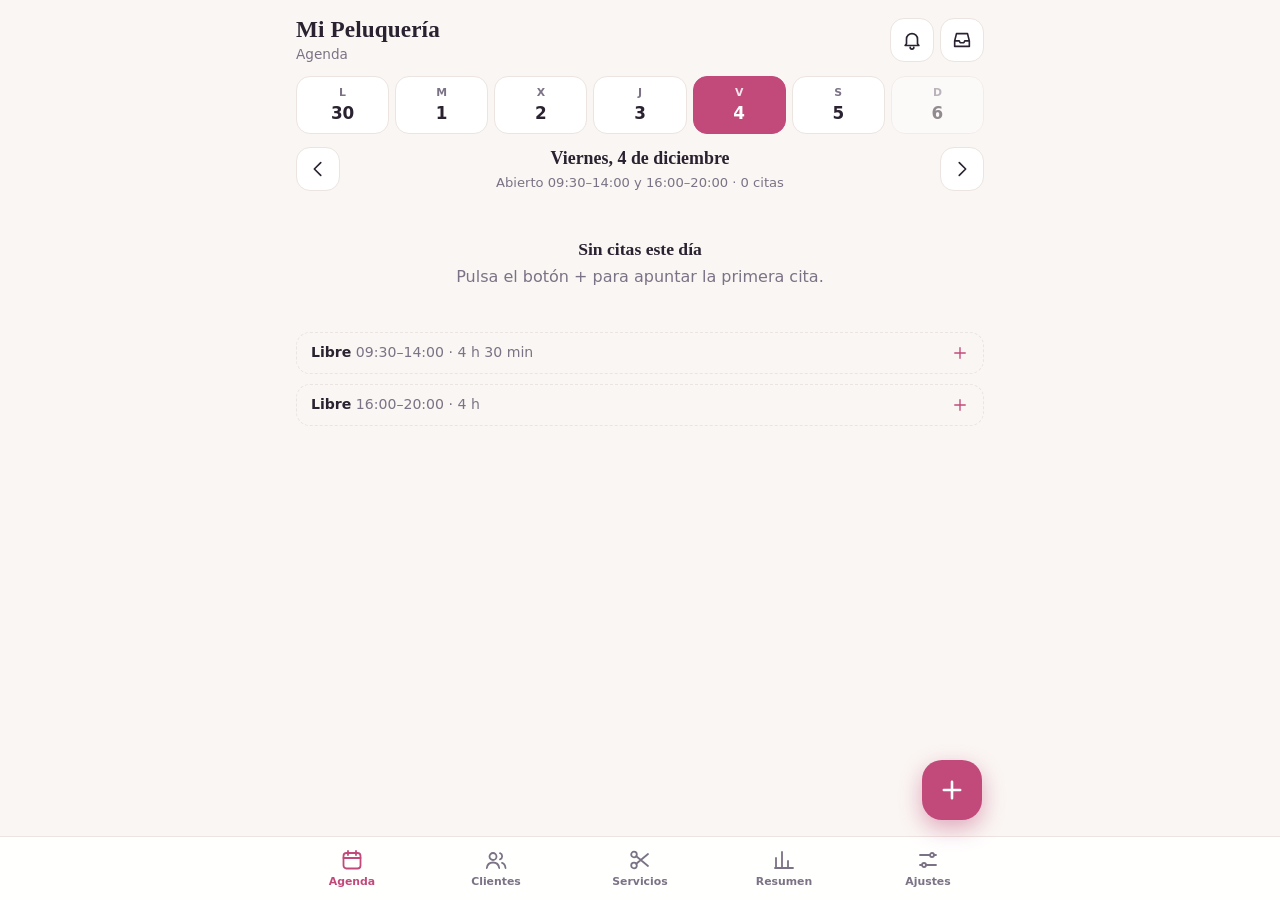
<file: index.html>
<!doctype html>
<html lang="es">
<head>
<meta charset="utf-8">
<meta name="viewport" content="width=device-width, initial-scale=1, viewport-fit=cover">
<title>Agenda Peluquería</title>
<meta name="description" content="Agenda de citas, clientes y servicios para peluquería">
<meta name="theme-color" content="#c24a7b">
<link rel="manifest" href="manifest.webmanifest">
<link rel="icon" type="image/png" sizes="192x192" href="icon-192.png">
<link rel="apple-touch-icon" href="apple-touch-icon.png">
<meta name="apple-mobile-web-app-capable" content="yes">
<meta name="mobile-web-app-capable" content="yes">
<meta name="apple-mobile-web-app-title" content="Agenda">
<meta name="apple-mobile-web-app-status-bar-style" content="default">
<link rel="stylesheet" href="styles.css">
</head>
<body>
<main id="app"><div id="view"><div class="empty">Cargando…</div></div></main>

<button class="fab hide" id="fab" aria-label="Añadir"><svg viewBox="0 0 24 24" fill="none" stroke="currentColor" stroke-linecap="round" aria-hidden="true"><path d="M12 5v14M5 12h14"/></svg></button>

<nav class="tabbar" aria-label="Navegación principal"><div class="tabbar-in">
  <button class="tab on" data-tab="agenda"><svg viewBox="0 0 24 24" fill="none" stroke="currentColor" stroke-width="1.8" stroke-linecap="round" stroke-linejoin="round"><rect x="3.5" y="5" width="17" height="15.5" rx="3"/><path d="M8 3v4M16 3v4M3.5 10h17"/></svg>Agenda</button>
  <button class="tab" data-tab="clientes"><svg viewBox="0 0 24 24" fill="none" stroke="currentColor" stroke-width="1.8" stroke-linecap="round" stroke-linejoin="round"><circle cx="9" cy="8.5" r="3.5"/><path d="M2.8 20c.5-3.6 3-5.5 6.2-5.5s5.7 1.9 6.2 5.5"/><path d="M16 5.2a3.3 3.3 0 0 1 0 6.2M18 14.8c2 .6 3.2 2.3 3.5 5.2"/></svg>Clientes</button>
  <button class="tab" data-tab="servicios"><svg viewBox="0 0 24 24" fill="none" stroke="currentColor" stroke-width="1.8" stroke-linecap="round" stroke-linejoin="round"><circle cx="6" cy="6.5" r="2.8"/><circle cx="6" cy="17.5" r="2.8"/><path d="M8.3 8.2 20 18M8.3 15.8 20 6"/></svg>Servicios</button>
  <button class="tab" data-tab="resumen"><svg viewBox="0 0 24 24" fill="none" stroke="currentColor" stroke-width="1.8" stroke-linecap="round" stroke-linejoin="round"><path d="M4 20V10M10 20V4M16 20v-7M21 20H3"/></svg>Resumen</button>
  <button class="tab" data-tab="ajustes"><svg viewBox="0 0 24 24" fill="none" stroke="currentColor" stroke-width="1.8" stroke-linecap="round" stroke-linejoin="round"><path d="M4 7h10M18 7h2M4 17h2M10 17h10"/><circle cx="16" cy="7" r="2"/><circle cx="8" cy="17" r="2"/></svg>Ajustes</button>
</div></nav>

<noscript><p style="padding:20px">Esta aplicación necesita JavaScript activado.</p></noscript>
<script src="common.js"></script>
<script src="db.js"></script>
<script src="app.js"></script>
</body>
</html>
</file>
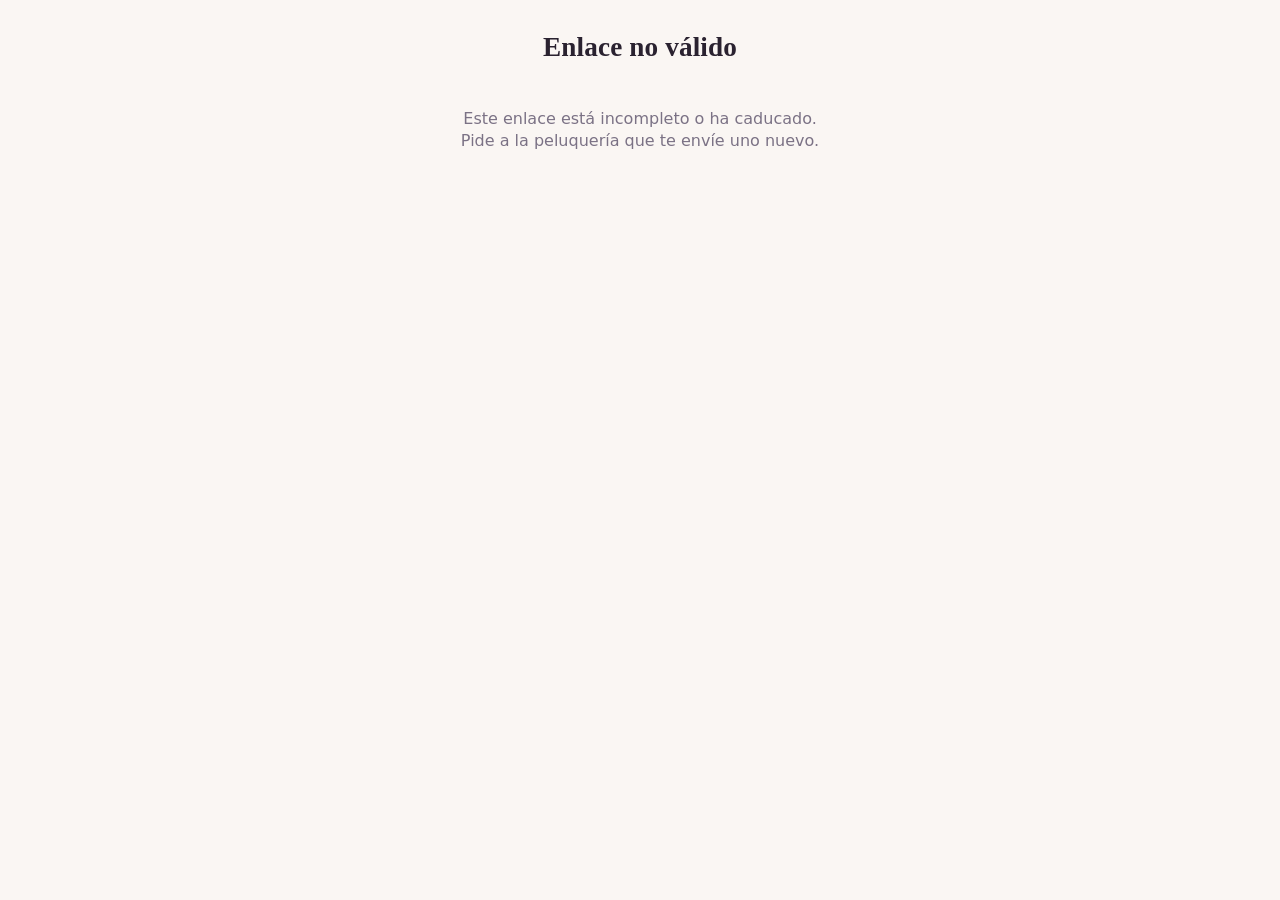
<file: reservar.html>
<!doctype html>
<html lang="es">
<head>
<meta charset="utf-8">
<meta name="viewport" content="width=device-width, initial-scale=1, viewport-fit=cover">
<title>Reserva tu cita</title>
<meta name="robots" content="noindex">
<meta name="theme-color" content="#c24a7b">
<link rel="icon" type="image/png" sizes="192x192" href="icon-192.png">
<link rel="stylesheet" href="styles.css">
</head>
<body class="public">
<main id="app"><div class="empty">Cargando…</div></main>
<script src="common.js"></script>
<script src="reservar.js"></script>
</body>
</html>
</file>
<file: styles.css>
/* Agenda Peluquería — estilos (móvil primero) */
:root {
  --accent: #c24a7b;
  --accent-soft: rgba(194, 74, 123, .12);
  --bg: #faf6f3;
  --card: #ffffff;
  --ink: #2a2230;
  --muted: #7b7285;
  --line: #ece4e0;
  --ok: #2f9e6e;
  --warn: #d9822b;
  --bad: #c9484a;
  --shadow: 0 1px 2px rgba(42, 34, 48, .05), 0 6px 18px rgba(42, 34, 48, .06);
  --tabh: 64px;
  --sat: env(safe-area-inset-top, 0px);
  --sab: env(safe-area-inset-bottom, 0px);
  color-scheme: light;
}
@media (prefers-color-scheme: dark) {
  :root[data-theme="auto"] {
    --bg: #17131b; --card: #221c28; --ink: #f2ecf5; --muted: #a59cb0; --line: #352d3d;
    --shadow: 0 1px 2px rgba(0, 0, 0, .3), 0 6px 18px rgba(0, 0, 0, .25);
    color-scheme: dark;
  }
}
:root[data-theme="dark"] {
  --bg: #17131b; --card: #221c28; --ink: #f2ecf5; --muted: #a59cb0; --line: #352d3d;
  --shadow: 0 1px 2px rgba(0, 0, 0, .3), 0 6px 18px rgba(0, 0, 0, .25);
  color-scheme: dark;
}

* { box-sizing: border-box; -webkit-tap-highlight-color: transparent; }
html { -webkit-text-size-adjust: 100%; }
body {
  margin: 0; background: var(--bg); color: var(--ink);
  font: 16px/1.4 system-ui, -apple-system, "Segoe UI", Roboto, sans-serif;
  min-height: 100vh; min-height: 100dvh;
}
body.noscroll { overflow: hidden; }
h1, h2, h3 { margin: 0; font-family: ui-serif, "New York", Georgia, "Times New Roman", serif; font-weight: 600; letter-spacing: .005em; }
button, input, select, textarea { font: inherit; color: inherit; }
button { cursor: pointer; }
.hide { display: none !important; }

/* ---------- Estructura ---------- */
#app { max-width: 720px; margin: 0 auto; padding: calc(var(--sat) + 10px) 16px calc(var(--tabh) + var(--sab) + 96px); }
.topbar { display: flex; align-items: center; justify-content: space-between; gap: 8px; padding: 6px 0 12px; }
.topbar h1 { font-size: 1.45rem; line-height: 1.15; }
.topbar .sub { color: var(--muted); font-size: .85rem; margin-top: 2px; }
.top-actions { display: flex; gap: 6px; }

.icon-btn {
  width: 44px; height: 44px; border-radius: 14px; border: 1px solid var(--line); background: var(--card);
  display: inline-flex; align-items: center; justify-content: center; color: var(--ink); flex: none;
}
.icon-btn.sm { width: 38px; height: 38px; border-radius: 12px; }
.icon-btn:active { transform: scale(.96); }

/* ---------- Barra inferior ---------- */
.tabbar {
  position: fixed; left: 0; right: 0; bottom: 0; z-index: 20;
  height: calc(var(--tabh) + var(--sab)); padding-bottom: var(--sab);
  background: color-mix(in srgb, var(--card) 92%, transparent);
  -webkit-backdrop-filter: saturate(1.4) blur(14px); backdrop-filter: saturate(1.4) blur(14px);
  border-top: 1px solid var(--line); display: flex; justify-content: center;
}
.tabbar-in { display: flex; width: 100%; max-width: 720px; }
.tab {
  flex: 1; border: 0; background: none; display: flex; flex-direction: column; align-items: center; justify-content: center;
  gap: 2px; color: var(--muted); font-size: .68rem; font-weight: 600; min-height: var(--tabh);
}
.tab.on { color: var(--accent); }
.tab svg { width: 24px; height: 24px; }

.fab {
  position: fixed; right: max(18px, calc(50% - 342px)); bottom: calc(var(--tabh) + var(--sab) + 16px); z-index: 21;
  width: 60px; height: 60px; border-radius: 20px; border: 0; background: var(--accent); color: #fff;
  display: flex; align-items: center; justify-content: center;
  box-shadow: 0 8px 22px color-mix(in srgb, var(--accent) 45%, transparent);
}
.fab svg { width: 28px; height: 28px; stroke-width: 2.2; }
.fab:active { transform: scale(.94); }

/* ---------- Tarjetas y listas ---------- */
.card { background: var(--card); border: 1px solid var(--line); border-radius: 18px; padding: 14px; box-shadow: var(--shadow); }
.card + .card, .card + .list, .list + .card { margin-top: 12px; }
.section-title { font-size: .78rem; text-transform: uppercase; letter-spacing: .09em; color: var(--muted); font-weight: 700; margin: 22px 4px 8px; }
.muted { color: var(--muted); }
.small { font-size: .85rem; }
.empty { text-align: center; color: var(--muted); padding: 34px 18px; }
.empty b { display: block; color: var(--ink); font-family: ui-serif, Georgia, serif; font-size: 1.1rem; margin-bottom: 4px; }

.banner {
  display: flex; gap: 10px; align-items: flex-start; padding: 12px 14px; border-radius: 16px; margin-bottom: 12px;
  background: color-mix(in srgb, var(--warn) 14%, var(--card)); border: 1px solid color-mix(in srgb, var(--warn) 40%, var(--line));
  font-size: .92rem;
}
.banner button { margin-left: auto; flex: none; }
.banner.info { background: var(--accent-soft); border-color: color-mix(in srgb, var(--accent) 30%, var(--line)); }

/* ---------- Botones ---------- */
.btn {
  display: inline-flex; align-items: center; justify-content: center; gap: 8px; min-height: 46px; padding: 0 18px;
  border-radius: 14px; border: 1px solid var(--line); background: var(--card); font-weight: 600; color: var(--ink);
}
.btn svg { width: 20px; height: 20px; }
.btn.primary { background: var(--accent); border-color: var(--accent); color: #fff; }
.btn.soft { background: var(--accent-soft); border-color: transparent; color: var(--accent); }
.btn.danger { color: var(--bad); }
.btn.block { width: 100%; }
.btn.sm { min-height: 38px; padding: 0 12px; font-size: .9rem; border-radius: 12px; }
.btn:active { transform: scale(.98); }
.btn[disabled] { opacity: .5; }
.row { display: flex; gap: 10px; align-items: center; }
.row.wrap { flex-wrap: wrap; }
.row > .grow { flex: 1; min-width: 0; }
.stack > * + * { margin-top: 10px; }

/* ---------- Agenda ---------- */
.weekstrip { display: grid; grid-template-columns: repeat(7, 1fr); gap: 6px; margin-bottom: 12px; }
.wd {
  border: 1px solid var(--line); background: var(--card); border-radius: 14px; padding: 8px 0 7px;
  display: flex; flex-direction: column; align-items: center; gap: 2px; position: relative; min-height: 58px;
}
.wd small { font-size: .68rem; color: var(--muted); font-weight: 700; text-transform: uppercase; }
.wd b { font-size: 1.05rem; }
.wd.on { background: var(--accent); border-color: var(--accent); color: #fff; }
.wd.on small { color: rgba(255, 255, 255, .85); }
.wd.today:not(.on) b { color: var(--accent); }
.wd.closed { opacity: .5; }
.wd i { width: 5px; height: 5px; border-radius: 50%; background: var(--accent); position: absolute; bottom: 5px; }
.wd.on i { background: #fff; }

.daybar { display: flex; align-items: center; gap: 8px; margin-bottom: 10px; }
.daybar .title { flex: 1; text-align: center; min-width: 0; }
.daybar .title b { display: block; font-family: ui-serif, Georgia, serif; font-size: 1.12rem; }
.daybar .title span { color: var(--muted); font-size: .82rem; }
.datepick { position: relative; }
.datepick input { position: absolute; inset: 0; opacity: 0; width: 100%; height: 100%; }

.appt { display: grid; grid-template-columns: 56px 1fr auto; gap: 4px 12px; align-items: start; position: relative; padding-left: 16px; overflow: hidden; }
.appt::before { content: ""; position: absolute; left: 0; top: 0; bottom: 0; width: 5px; background: var(--accent); }
.appt.st-done::before { background: var(--ok); }
.appt.st-noshow::before { background: var(--warn); }
.appt.st-cancelled::before { background: var(--muted); }
.appt.st-cancelled { opacity: .62; }
.appt.st-cancelled .name { text-decoration: line-through; }
.appt .time b { display: block; font-size: 1.05rem; }
.appt .time span { color: var(--muted); font-size: .8rem; }
.appt .name { font-weight: 700; }
.appt .svc { color: var(--muted); font-size: .88rem; overflow-wrap: anywhere; }
.appt .note { font-size: .82rem; color: var(--muted); font-style: italic; margin-top: 2px; }
.appt .side { text-align: right; }
.appt .price { font-weight: 700; display: block; }
.badge { display: inline-block; font-size: .7rem; font-weight: 700; padding: 3px 8px; border-radius: 999px; background: var(--accent-soft); color: var(--accent); margin-top: 4px; }
.badge.done { background: color-mix(in srgb, var(--ok) 15%, transparent); color: var(--ok); }
.badge.noshow { background: color-mix(in srgb, var(--warn) 18%, transparent); color: var(--warn); }
.badge.cancelled { background: var(--line); color: var(--muted); }
.badge.warn { background: color-mix(in srgb, var(--warn) 18%, transparent); color: var(--warn); }
.appt .quick { grid-column: 1 / -1; display: flex; gap: 8px; margin-top: 8px; }

.free {
  display: flex; align-items: center; gap: 10px; padding: 10px 14px; border: 1.5px dashed var(--line); border-radius: 14px;
  color: var(--muted); font-size: .88rem; width: 100%; background: none; text-align: left; margin-top: 10px;
}
.free b { color: var(--ink); font-weight: 600; }
.free svg { width: 18px; height: 18px; margin-left: auto; color: var(--accent); }
.list > * + * { margin-top: 10px; }

/* ---------- Clientes y servicios ---------- */
.search { position: relative; margin-bottom: 12px; }
.search input { padding-left: 14px; }
.item { display: flex; align-items: center; gap: 12px; width: 100%; text-align: left; border: 1px solid var(--line); background: var(--card); border-radius: 16px; padding: 12px 14px; box-shadow: var(--shadow); }
.avatar { width: 42px; height: 42px; border-radius: 50%; background: var(--accent-soft); color: var(--accent); font-weight: 800; display: flex; align-items: center; justify-content: center; flex: none; }
.item .t { font-weight: 700; }
.item .s { font-size: .85rem; color: var(--muted); }
.item .end { margin-left: auto; text-align: right; font-weight: 700; flex: none; }
.item.off { opacity: .55; }

/* ---------- Formularios ---------- */
label.f { display: block; font-size: .82rem; font-weight: 700; color: var(--muted); margin: 14px 2px 6px; }
input[type=text], input[type=tel], input[type=number], input[type=date], input[type=time], input[type=search], select, textarea {
  width: 100%; min-height: 48px; padding: 10px 14px; border-radius: 14px; border: 1px solid var(--line);
  background: var(--card); font-size: 16px; -webkit-appearance: none; appearance: none;
}
input[type=date], input[type=time] { text-align: left; }
textarea { min-height: 84px; resize: vertical; }
input:focus, select:focus, textarea:focus { outline: 2px solid var(--accent); outline-offset: 0; border-color: transparent; }
.two { display: grid; grid-template-columns: 1fr 1fr; gap: 10px; }
.chips { display: flex; flex-wrap: wrap; gap: 8px; }
.chip {
  border: 1.5px solid var(--line); background: var(--card); border-radius: 999px; padding: 9px 14px; font-weight: 600; font-size: .92rem; min-height: 40px;
}
.chip.on { background: var(--accent); border-color: var(--accent); color: #fff; }
.chip.dis { opacity: .4; }
.chip small { opacity: .8; font-weight: 500; }
.seg { display: grid; grid-auto-flow: column; grid-auto-columns: 1fr; background: var(--line); border-radius: 14px; padding: 3px; gap: 3px; }
.seg button { border: 0; background: none; border-radius: 11px; min-height: 40px; font-weight: 600; font-size: .82rem; color: var(--muted); }
.seg button.on { background: var(--card); color: var(--ink); box-shadow: 0 1px 4px rgba(0, 0, 0, .12); }
.switch { position: relative; width: 52px; height: 32px; flex: none; }
.switch input { position: absolute; inset: 0; opacity: 0; width: 100%; height: 100%; margin: 0; z-index: 1; }
.switch span { position: absolute; inset: 0; border-radius: 999px; background: var(--line); transition: .15s; }
.switch span::after { content: ""; position: absolute; width: 26px; height: 26px; border-radius: 50%; background: #fff; top: 3px; left: 3px; transition: .15s; box-shadow: 0 1px 3px rgba(0, 0, 0, .3); }
.switch input:checked + span { background: var(--accent); }
.switch input:checked + span::after { transform: translateX(20px); }
.swatches { display: flex; gap: 12px; flex-wrap: wrap; }
.sw { width: 44px; height: 44px; border-radius: 50%; border: 3px solid transparent; outline: 2px solid var(--line); outline-offset: 0; }
.sw.on { outline: 3px solid var(--ink); }
.hourrow { padding: 12px 0; border-top: 1px solid var(--line); }
.hourrow:first-child { border-top: 0; }
.hourrow .times { display: grid; grid-template-columns: repeat(4, 1fr); gap: 6px; margin-top: 10px; }
.hourrow .times label { font-size: .68rem; color: var(--muted); font-weight: 700; display: block; margin-bottom: 3px; }
.hourrow .times input { padding: 8px 6px; min-height: 42px; font-size: 15px; text-align: center; }
.kv { display: flex; justify-content: space-between; gap: 10px; padding: 8px 0; }
.help { font-size: .84rem; color: var(--muted); margin: 6px 2px 0; }
.linkbox { word-break: break-all; font-size: .78rem; background: var(--bg); border: 1px solid var(--line); border-radius: 12px; padding: 10px; max-height: 90px; overflow: auto; user-select: all; -webkit-user-select: all; }

/* ---------- Resumen ---------- */
.kpis { display: grid; grid-template-columns: 1fr 1fr; gap: 10px; }
.kpi { background: var(--card); border: 1px solid var(--line); border-radius: 18px; padding: 14px; box-shadow: var(--shadow); }
.kpi span { display: block; font-size: .76rem; color: var(--muted); font-weight: 700; text-transform: uppercase; letter-spacing: .05em; }
.kpi b { font-family: ui-serif, Georgia, serif; font-size: 1.55rem; display: block; margin-top: 4px; }
.kpi.big { grid-column: 1 / -1; background: var(--accent); border-color: var(--accent); color: #fff; }
.kpi.big span { color: rgba(255, 255, 255, .85); }
.kpi.big b { font-size: 2.1rem; }
.bars { display: flex; align-items: flex-end; gap: 3px; height: 130px; padding-top: 8px; }
.bars .b { flex: 1; display: flex; flex-direction: column; justify-content: flex-end; align-items: center; height: 100%; min-width: 0; }
.bars .b i { display: block; width: 100%; background: var(--accent); border-radius: 5px 5px 2px 2px; min-height: 2px; opacity: .9; }
.bars .b i.zero { background: var(--line); }
.bars-l { display: flex; gap: 3px; margin-top: 6px; }
.bars-l span { flex: 1; text-align: center; font-size: .62rem; color: var(--muted); min-width: 0; overflow: hidden; }
.rank { display: flex; justify-content: space-between; gap: 10px; padding: 9px 0; border-top: 1px solid var(--line); }
.rank:first-of-type { border-top: 0; }
.meter { height: 6px; background: var(--line); border-radius: 99px; margin-top: 6px; overflow: hidden; }
.meter i { display: block; height: 100%; background: var(--accent); border-radius: 99px; }

/* ---------- Hojas (ventanas) ---------- */
.sheet-wrap { position: fixed; inset: 0; z-index: 50; display: flex; align-items: flex-end; justify-content: center; }
.sheet-bg { position: absolute; inset: 0; background: rgba(20, 12, 28, .5); opacity: 0; transition: opacity .2s; }
.sheet {
  position: relative; background: var(--bg); width: 100%; max-width: 720px; max-height: 92vh; max-height: 92dvh;
  border-radius: 26px 26px 0 0; display: flex; flex-direction: column; transform: translateY(30px); opacity: 0; transition: transform .22s, opacity .2s;
}
.sheet-wrap.show .sheet-bg { opacity: 1; }
.sheet-wrap.show .sheet { transform: none; opacity: 1; }
.sheet-head { display: flex; align-items: center; justify-content: space-between; padding: 16px 16px 6px 20px; }
.sheet-head h2 { font-size: 1.25rem; }
.sheet-body { padding: 4px 18px calc(24px + var(--sab)); overflow-y: auto; -webkit-overflow-scrolling: touch; }
@media (min-width: 760px) { .sheet-wrap { align-items: center; } .sheet { border-radius: 26px; } }

.toast {
  position: fixed; left: 50%; bottom: calc(var(--tabh) + var(--sab) + 88px); transform: translate(-50%, 10px); z-index: 80;
  background: var(--ink); color: var(--bg); padding: 11px 18px; border-radius: 999px; font-size: .92rem; font-weight: 600;
  opacity: 0; transition: .2s; max-width: 90vw; text-align: center; pointer-events: none;
}
.toast.show { opacity: 1; transform: translate(-50%, 0); }

/* ---------- Página de reservas (clientes) ---------- */
.public #app { padding-bottom: 40px; }
.hero { text-align: center; padding: 18px 0 8px; }
.hero .logo { width: 64px; height: 64px; border-radius: 20px; margin: 0 auto 10px; display: block; }
.hero h1 { font-size: 1.7rem; }
.stepn { display: inline-flex; width: 24px; height: 24px; border-radius: 50%; background: var(--accent); color: #fff; font-size: .8rem; font-weight: 800; align-items: center; justify-content: center; margin-right: 8px; }
.opt { display: flex; align-items: center; justify-content: space-between; gap: 10px; width: 100%; text-align: left; border: 1.5px solid var(--line); background: var(--card); border-radius: 16px; padding: 13px 14px; }
.opt.on { border-color: var(--accent); background: var(--accent-soft); }
.opt .t { font-weight: 700; }
.opt .s { color: var(--muted); font-size: .85rem; }
.days { display: flex; gap: 8px; overflow-x: auto; padding: 2px 2px 10px; scroll-snap-type: x proximity; -webkit-overflow-scrolling: touch; }
.day { flex: none; width: 62px; border: 1.5px solid var(--line); background: var(--card); border-radius: 16px; padding: 9px 0; text-align: center; scroll-snap-align: start; }
.day small { display: block; font-size: .68rem; color: var(--muted); font-weight: 700; text-transform: uppercase; }
.day b { font-size: 1.15rem; display: block; }
.day em { font-style: normal; font-size: .64rem; color: var(--muted); }
.day.on { background: var(--accent); border-color: var(--accent); color: #fff; }
.day.on small, .day.on em { color: rgba(255, 255, 255, .85); }
.day.dis { opacity: .35; }
.slots { display: grid; grid-template-columns: repeat(4, 1fr); gap: 8px; }
.slot { border: 1.5px solid var(--line); background: var(--card); border-radius: 12px; min-height: 44px; font-weight: 700; }
.slot.on { background: var(--accent); border-color: var(--accent); color: #fff; }
</file>
